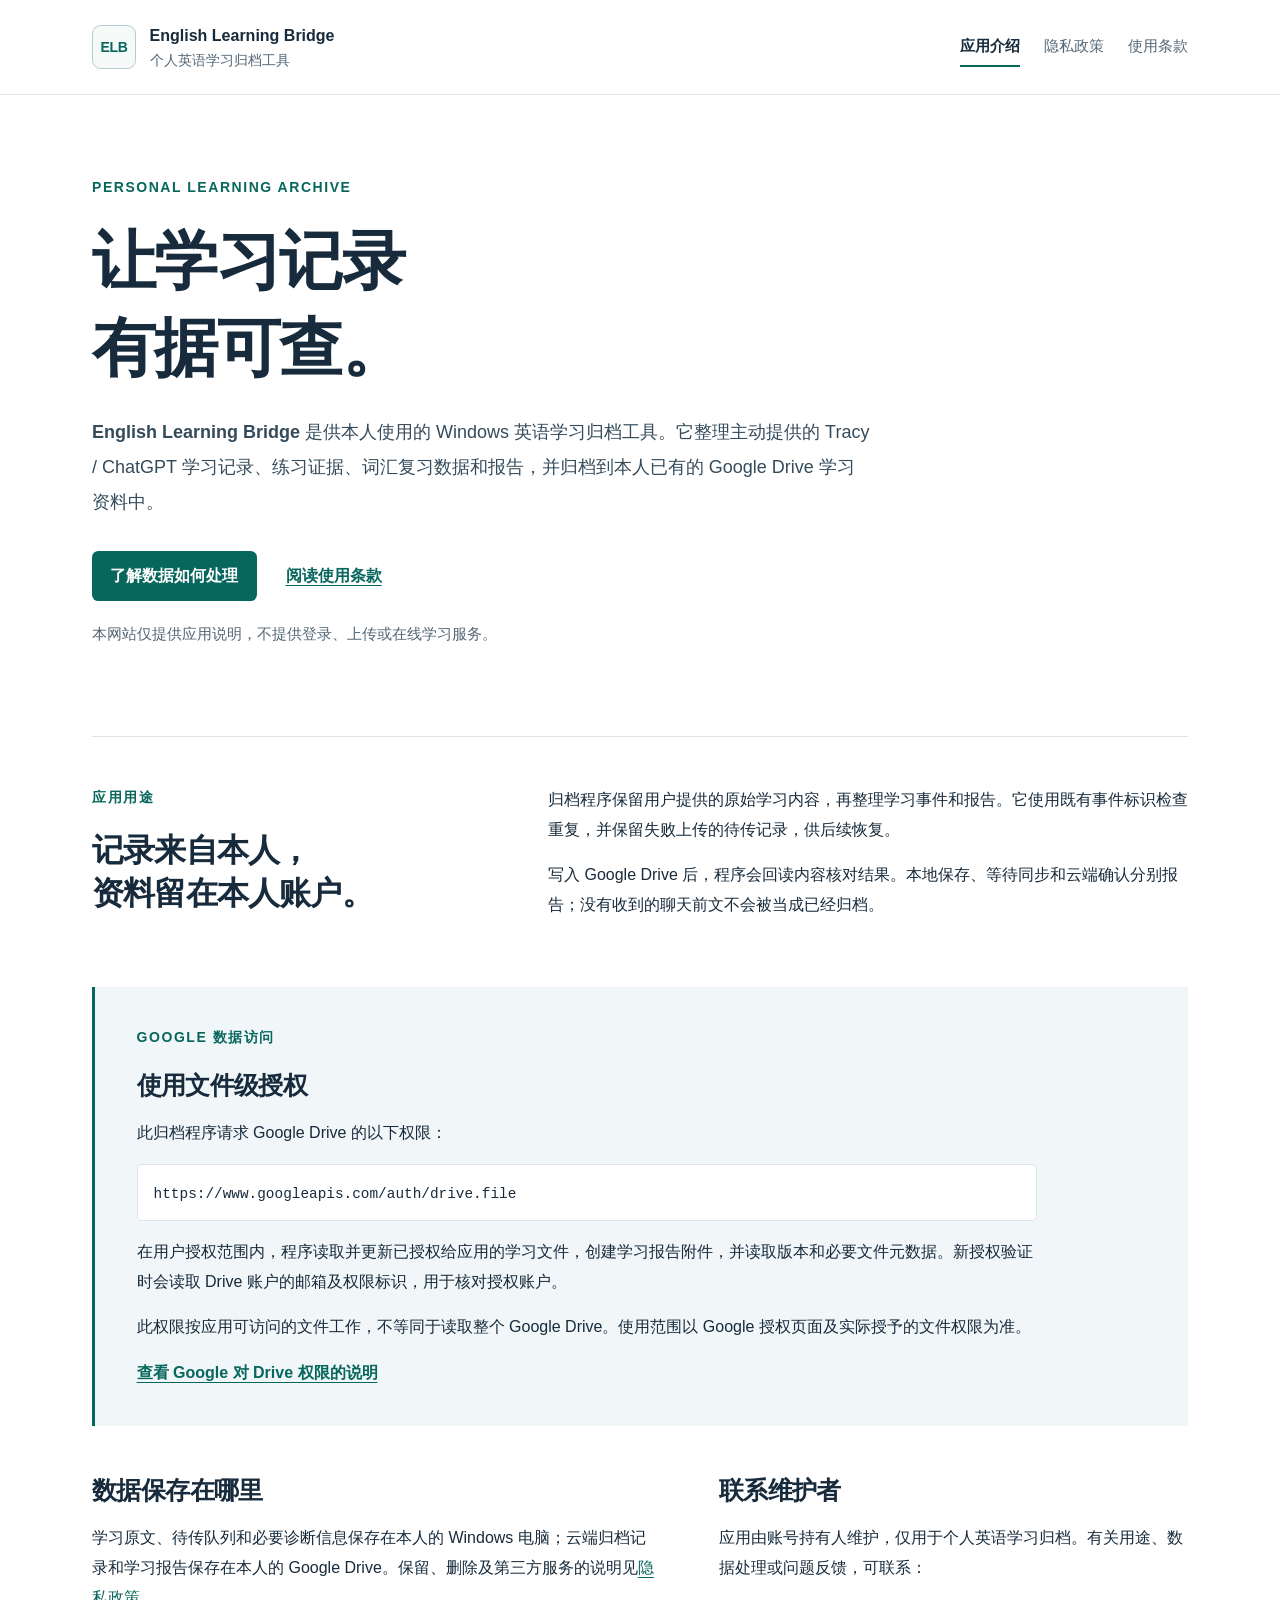
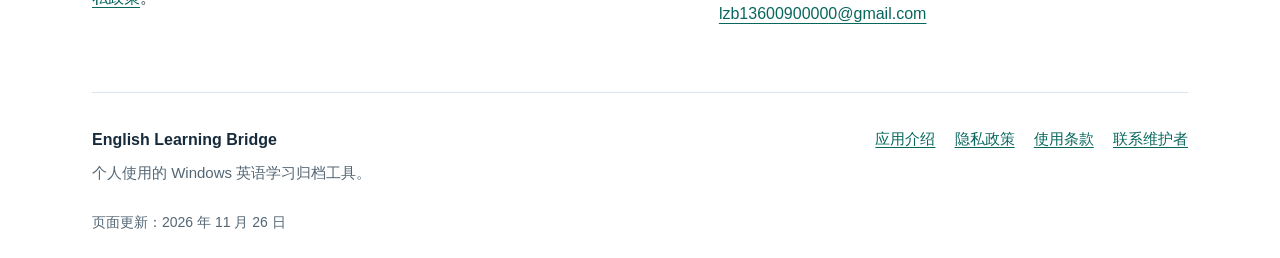
<file: index.html>
<!doctype html>
<html lang="zh-CN">
<head>
  <meta charset="utf-8">
  <meta name="viewport" content="width=device-width, initial-scale=1">
  <meta name="description" content="English Learning Bridge 是供账号持有人使用的 Windows 英语学习归档工具，将本人学习记录与报告同步到已授权的 Google Drive 文件。">
  <title>应用介绍 · English Learning Bridge</title>
  <link rel="stylesheet" href="style.css">
</head>
<body>
<a class="skip-link" href="#main">跳到正文</a>
<header class="site-header">
  <div class="header-inner">
    <a class="brand" href="index.html"><span class="brand-mark" aria-hidden="true">ELB</span><span>English Learning Bridge<span class="brand-caption">个人英语学习归档工具</span></span></a>
    <nav aria-label="主要导航">
      <a href="index.html" aria-current="page">应用介绍</a>
      <a href="privacy.html">隐私政策</a>
      <a href="terms.html">使用条款</a>
    </nav>
  </div>
</header>
<main id="main" tabindex="-1">
  <section class="hero">
    <p class="eyebrow">PERSONAL LEARNING ARCHIVE</p>
    <h1>让学习记录<br>有据可查。</h1>
    <p class="hero-lead"><strong>English Learning Bridge</strong> 是供本人使用的 Windows 英语学习归档工具。它整理主动提供的 Tracy / ChatGPT 学习记录、练习证据、词汇复习数据和报告，并归档到本人已有的 Google Drive 学习资料中。</p>
    <div class="hero-links"><a class="button" href="privacy.html">了解数据如何处理</a><a class="text-link" href="terms.html">阅读使用条款</a></div>
    <p class="quiet">本网站仅提供应用说明，不提供登录、上传或在线学习服务。</p>
  </section>

  <section class="overview" aria-labelledby="purpose-title">
    <div><p class="eyebrow">应用用途</p><h2 id="purpose-title">记录来自本人，<br>资料留在本人账户。</h2></div>
    <div class="overview-copy">
      <p>归档程序保留用户提供的原始学习内容，再整理学习事件和报告。它使用既有事件标识检查重复，并保留失败上传的待传记录，供后续恢复。</p>
      <p>写入 Google Drive 后，程序会回读内容核对结果。本地保存、等待同步和云端确认分别报告；没有收到的聊天前文不会被当成已经归档。</p>
    </div>
  </section>

  <section class="scope-section" aria-labelledby="scope-title">
    <div class="section-heading"><p class="eyebrow">GOOGLE 数据访问</p><h2 id="scope-title">使用文件级授权</h2></div>
    <p>此归档程序请求 Google Drive 的以下权限：</p>
    <p class="scope-code"><code>https://www.googleapis.com/auth/drive.file</code></p>
    <p>在用户授权范围内，程序读取并更新已授权给应用的学习文件，创建学习报告附件，并读取版本和必要文件元数据。新授权验证时会读取 Drive 账户的邮箱及权限标识，用于核对授权账户。</p>
    <p>此权限按应用可访问的文件工作，不等同于读取整个 Google Drive。使用范围以 Google 授权页面及实际授予的文件权限为准。</p>
    <a class="text-link" href="https://developers.google.com/workspace/drive/api/guides/api-specific-auth">查看 Google 对 Drive 权限的说明</a>
  </section>

  <section class="details-grid" aria-label="应用与网站说明">
    <div><h2>数据保存在哪里</h2><p>学习原文、待传队列和必要诊断信息保存在本人的 Windows 电脑；云端归档记录和学习报告保存在本人的 Google Drive。保留、删除及第三方服务的说明见<a href="privacy.html">隐私政策</a>。</p></div>
    <div><h2>联系维护者</h2><p>应用由账号持有人维护，仅用于个人英语学习归档。有关用途、数据处理或问题反馈，可联系：</p><a class="contact" href="mailto:lzb13600900000@gmail.com">lzb13600900000@gmail.com</a></div>
  </section>
</main>
<footer class="site-footer">
  <div><strong>English Learning Bridge</strong><p>个人使用的 Windows 英语学习归档工具。</p></div>
  <div class="footer-links"><a href="index.html">应用介绍</a><a href="privacy.html">隐私政策</a><a href="terms.html">使用条款</a><a href="mailto:lzb13600900000@gmail.com">联系维护者</a></div>
  <p class="footer-date">页面更新：2026 年 11 月 26 日</p>
</footer>
</body>
</html>
</file>
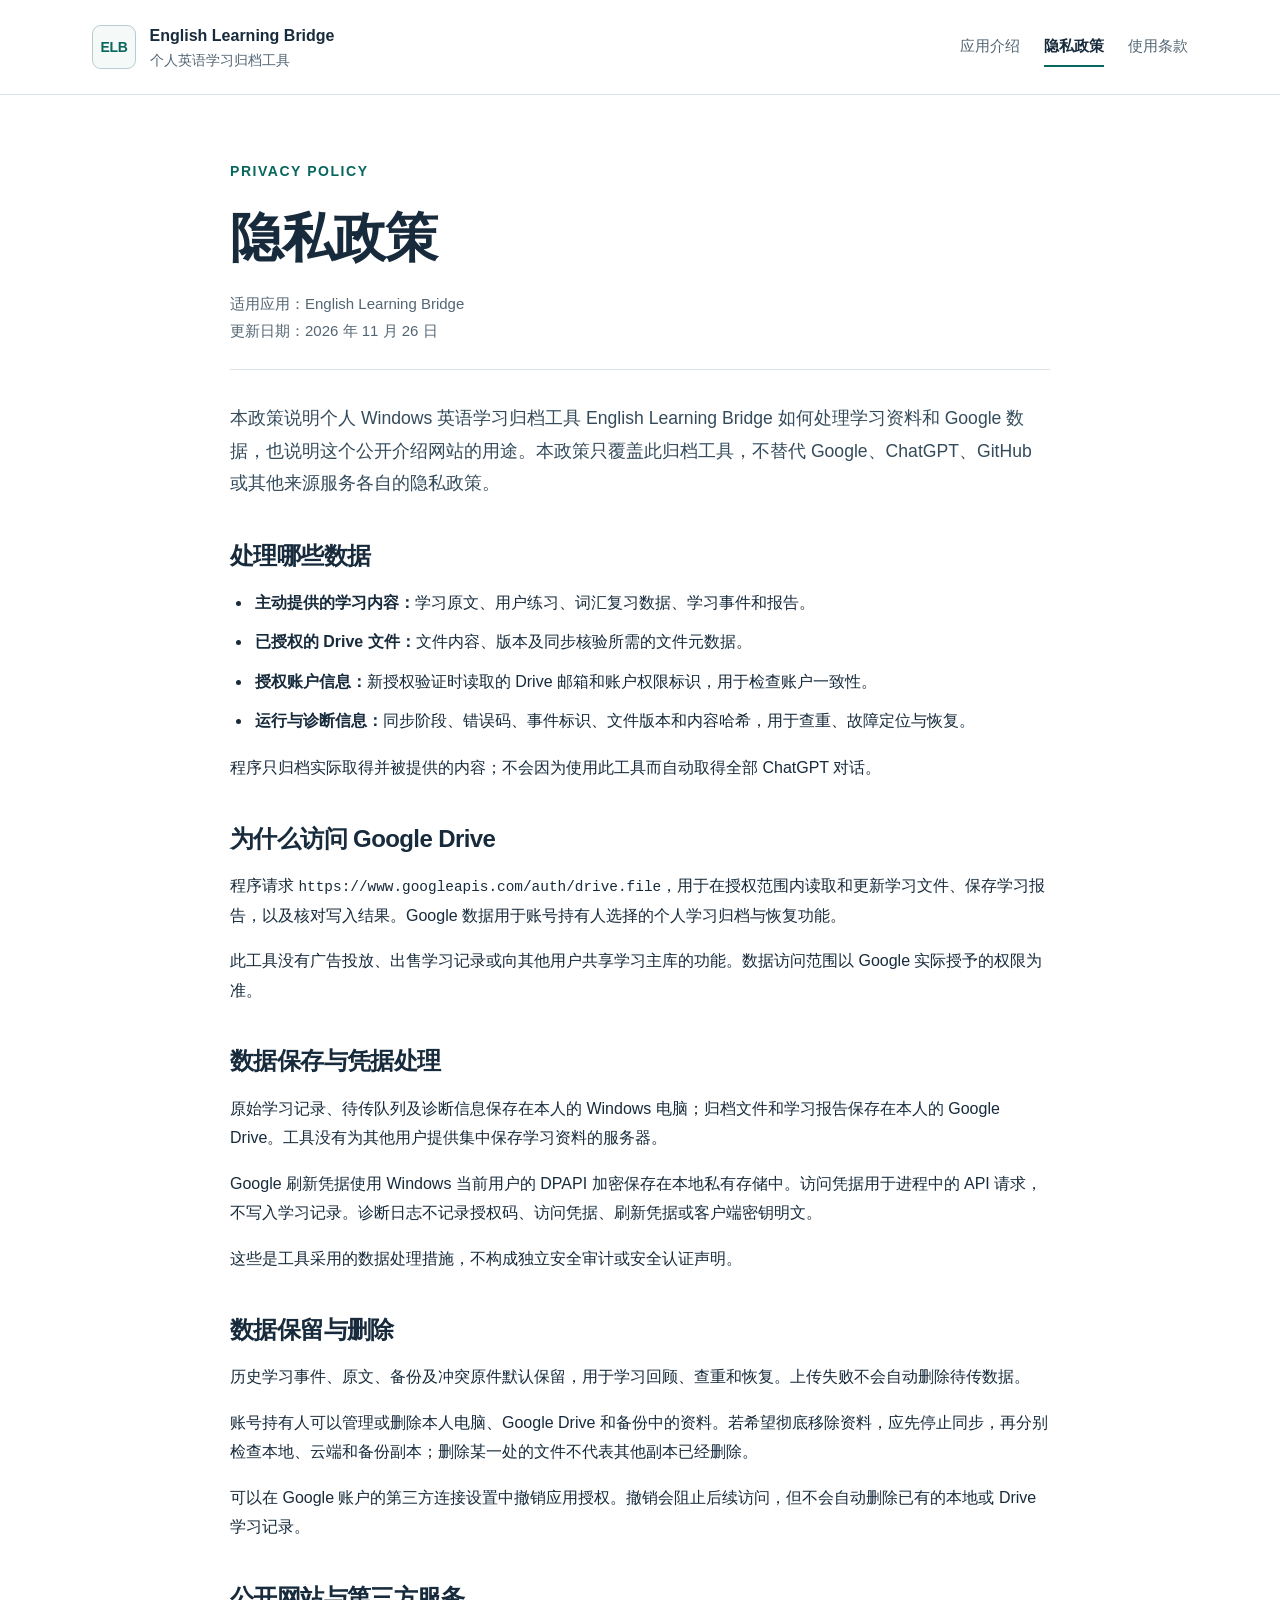
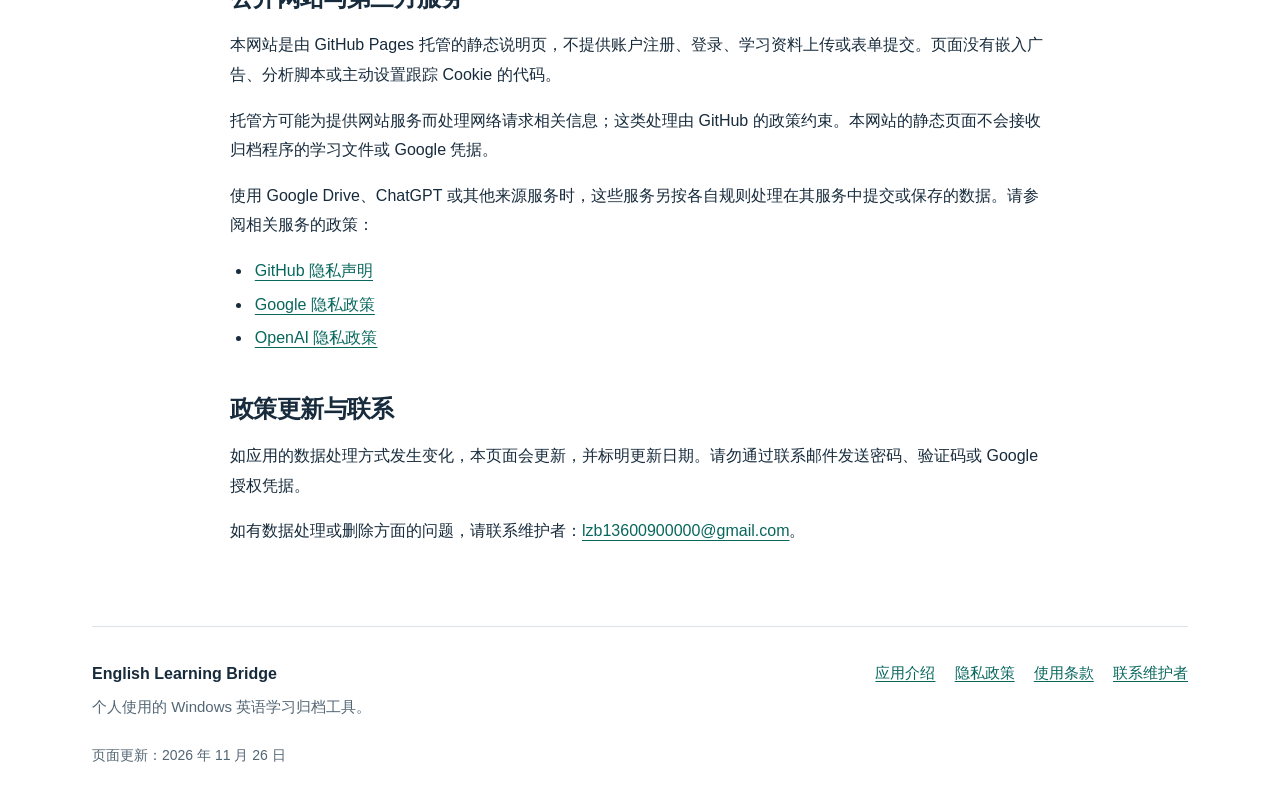
<file: privacy.html>
<!doctype html>
<html lang="zh-CN">
<head>
  <meta charset="utf-8">
  <meta name="viewport" content="width=device-width, initial-scale=1">
  <meta name="description" content="了解 English Learning Bridge 访问的数据、Google Drive 授权、保存位置、数据保留与删除方式，以及本说明网站的第三方托管。">
  <title>隐私政策 · English Learning Bridge</title>
  <link rel="stylesheet" href="style.css">
</head>
<body>
<a class="skip-link" href="#main">跳到正文</a>
<header class="site-header">
  <div class="header-inner">
    <a class="brand" href="index.html"><span class="brand-mark" aria-hidden="true">ELB</span><span>English Learning Bridge<span class="brand-caption">个人英语学习归档工具</span></span></a>
    <nav aria-label="主要导航">
      <a href="index.html">应用介绍</a>
      <a href="privacy.html" aria-current="page">隐私政策</a>
      <a href="terms.html">使用条款</a>
    </nav>
  </div>
</header>
<main id="main" tabindex="-1">
  <article class="document">
    <header class="document-heading"><p class="eyebrow">PRIVACY POLICY</p><h1>隐私政策</h1><p class="document-meta">适用应用：English Learning Bridge<br>更新日期：2026 年 11 月 26 日</p></header>
    <p class="document-intro">本政策说明个人 Windows 英语学习归档工具 English Learning Bridge 如何处理学习资料和 Google 数据，也说明这个公开介绍网站的用途。本政策只覆盖此归档工具，不替代 Google、ChatGPT、GitHub 或其他来源服务各自的隐私政策。</p>

    <section><h2>处理哪些数据</h2><ul>
      <li><strong>主动提供的学习内容：</strong>学习原文、用户练习、词汇复习数据、学习事件和报告。</li>
      <li><strong>已授权的 Drive 文件：</strong>文件内容、版本及同步核验所需的文件元数据。</li>
      <li><strong>授权账户信息：</strong>新授权验证时读取的 Drive 邮箱和账户权限标识，用于检查账户一致性。</li>
      <li><strong>运行与诊断信息：</strong>同步阶段、错误码、事件标识、文件版本和内容哈希，用于查重、故障定位与恢复。</li>
    </ul><p>程序只归档实际取得并被提供的内容；不会因为使用此工具而自动取得全部 ChatGPT 对话。</p></section>

    <section><h2>为什么访问 Google Drive</h2><p>程序请求 <code>https://www.googleapis.com/auth/drive.file</code>，用于在授权范围内读取和更新学习文件、保存学习报告，以及核对写入结果。Google 数据用于账号持有人选择的个人学习归档与恢复功能。</p><p>此工具没有广告投放、出售学习记录或向其他用户共享学习主库的功能。数据访问范围以 Google 实际授予的权限为准。</p></section>

    <section><h2>数据保存与凭据处理</h2><p>原始学习记录、待传队列及诊断信息保存在本人的 Windows 电脑；归档文件和学习报告保存在本人的 Google Drive。工具没有为其他用户提供集中保存学习资料的服务器。</p><p>Google 刷新凭据使用 Windows 当前用户的 DPAPI 加密保存在本地私有存储中。访问凭据用于进程中的 API 请求，不写入学习记录。诊断日志不记录授权码、访问凭据、刷新凭据或客户端密钥明文。</p><p>这些是工具采用的数据处理措施，不构成独立安全审计或安全认证声明。</p></section>

    <section><h2>数据保留与删除</h2><p>历史学习事件、原文、备份及冲突原件默认保留，用于学习回顾、查重和恢复。上传失败不会自动删除待传数据。</p><p>账号持有人可以管理或删除本人电脑、Google Drive 和备份中的资料。若希望彻底移除资料，应先停止同步，再分别检查本地、云端和备份副本；删除某一处的文件不代表其他副本已经删除。</p><p>可以在 Google 账户的第三方连接设置中撤销应用授权。撤销会阻止后续访问，但不会自动删除已有的本地或 Drive 学习记录。</p></section>

    <section><h2>公开网站与第三方服务</h2><p>本网站是由 GitHub Pages 托管的静态说明页，不提供账户注册、登录、学习资料上传或表单提交。页面没有嵌入广告、分析脚本或主动设置跟踪 Cookie 的代码。</p><p>托管方可能为提供网站服务而处理网络请求相关信息；这类处理由 GitHub 的政策约束。本网站的静态页面不会接收归档程序的学习文件或 Google 凭据。</p><p>使用 Google Drive、ChatGPT 或其他来源服务时，这些服务另按各自规则处理在其服务中提交或保存的数据。请参阅相关服务的政策：</p><ul class="policy-links">
      <li><a href="https://docs.github.com/en/site-policy/privacy-policies/github-general-privacy-statement">GitHub 隐私声明</a></li>
      <li><a href="https://policies.google.com/privacy">Google 隐私政策</a></li>
      <li><a href="https://openai.com/policies/privacy-policy/">OpenAI 隐私政策</a></li>
    </ul></section>

    <section><h2>政策更新与联系</h2><p>如应用的数据处理方式发生变化，本页面会更新，并标明更新日期。请勿通过联系邮件发送密码、验证码或 Google 授权凭据。</p><p>如有数据处理或删除方面的问题，请联系维护者：<a class="contact" href="mailto:lzb13600900000@gmail.com">lzb13600900000@gmail.com</a>。</p></section>
  </article>
</main>
<footer class="site-footer">
  <div><strong>English Learning Bridge</strong><p>个人使用的 Windows 英语学习归档工具。</p></div>
  <div class="footer-links"><a href="index.html">应用介绍</a><a href="privacy.html">隐私政策</a><a href="terms.html">使用条款</a><a href="mailto:lzb13600900000@gmail.com">联系维护者</a></div>
  <p class="footer-date">页面更新：2026 年 11 月 26 日</p>
</footer>
</body>
</html>
</file>
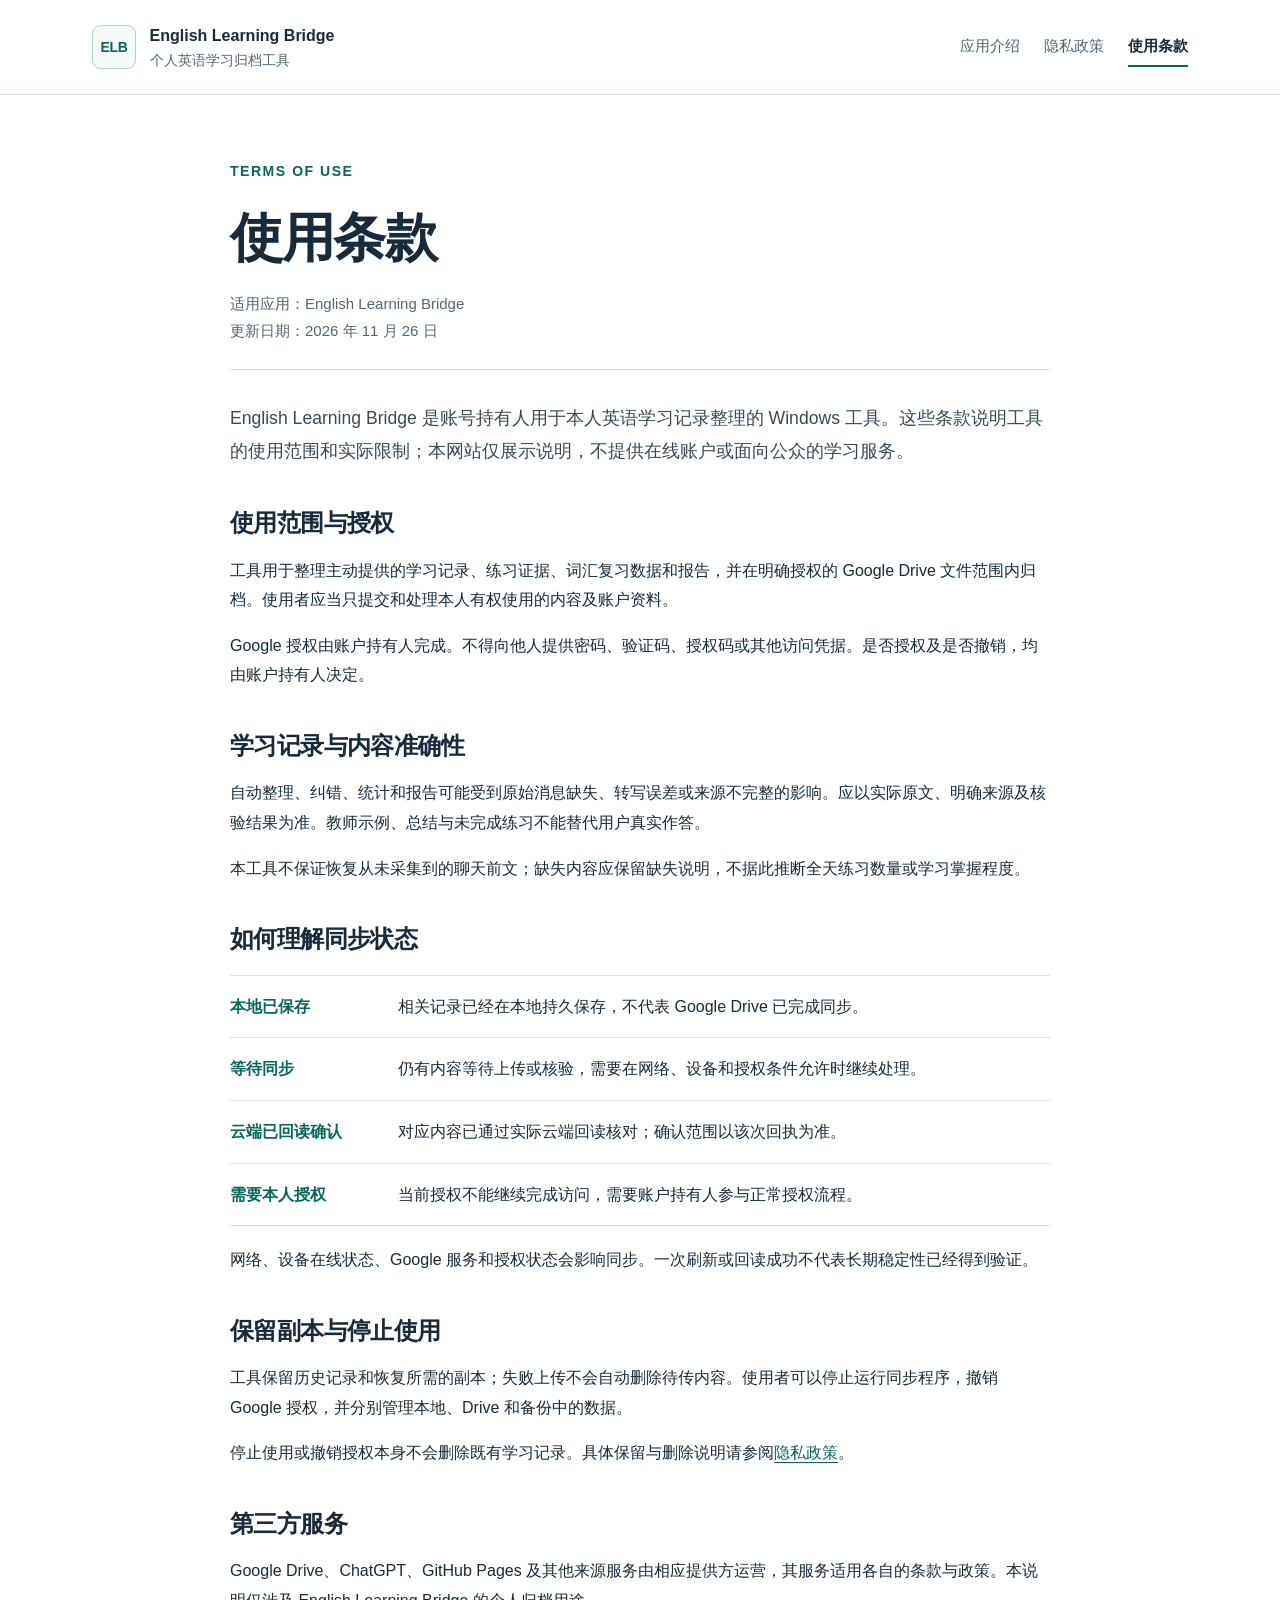
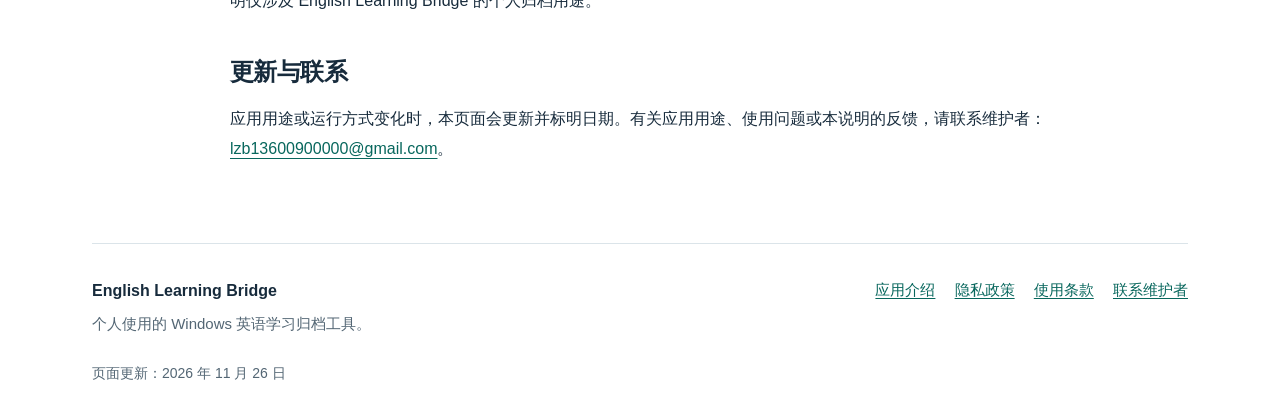
<file: terms.html>
<!doctype html>
<html lang="zh-CN">
<head>
  <meta charset="utf-8">
  <meta name="viewport" content="width=device-width, initial-scale=1">
  <meta name="description" content="English Learning Bridge 个人英语学习归档工具的使用范围、授权要求、同步状态说明和停止使用方式。">
  <title>使用条款 · English Learning Bridge</title>
  <link rel="stylesheet" href="style.css">
</head>
<body>
<a class="skip-link" href="#main">跳到正文</a>
<header class="site-header">
  <div class="header-inner">
    <a class="brand" href="index.html"><span class="brand-mark" aria-hidden="true">ELB</span><span>English Learning Bridge<span class="brand-caption">个人英语学习归档工具</span></span></a>
    <nav aria-label="主要导航">
      <a href="index.html">应用介绍</a>
      <a href="privacy.html">隐私政策</a>
      <a href="terms.html" aria-current="page">使用条款</a>
    </nav>
  </div>
</header>
<main id="main" tabindex="-1">
  <article class="document">
    <header class="document-heading"><p class="eyebrow">TERMS OF USE</p><h1>使用条款</h1><p class="document-meta">适用应用：English Learning Bridge<br>更新日期：2026 年 11 月 26 日</p></header>
    <p class="document-intro">English Learning Bridge 是账号持有人用于本人英语学习记录整理的 Windows 工具。这些条款说明工具的使用范围和实际限制；本网站仅展示说明，不提供在线账户或面向公众的学习服务。</p>

    <section><h2>使用范围与授权</h2><p>工具用于整理主动提供的学习记录、练习证据、词汇复习数据和报告，并在明确授权的 Google Drive 文件范围内归档。使用者应当只提交和处理本人有权使用的内容及账户资料。</p><p>Google 授权由账户持有人完成。不得向他人提供密码、验证码、授权码或其他访问凭据。是否授权及是否撤销，均由账户持有人决定。</p></section>

    <section><h2>学习记录与内容准确性</h2><p>自动整理、纠错、统计和报告可能受到原始消息缺失、转写误差或来源不完整的影响。应以实际原文、明确来源及核验结果为准。教师示例、总结与未完成练习不能替代用户真实作答。</p><p>本工具不保证恢复从未采集到的聊天前文；缺失内容应保留缺失说明，不据此推断全天练习数量或学习掌握程度。</p></section>

    <section><h2>如何理解同步状态</h2><dl class="status-list">
      <div><dt>本地已保存</dt><dd>相关记录已经在本地持久保存，不代表 Google Drive 已完成同步。</dd></div>
      <div><dt>等待同步</dt><dd>仍有内容等待上传或核验，需要在网络、设备和授权条件允许时继续处理。</dd></div>
      <div><dt>云端已回读确认</dt><dd>对应内容已通过实际云端回读核对；确认范围以该次回执为准。</dd></div>
      <div><dt>需要本人授权</dt><dd>当前授权不能继续完成访问，需要账户持有人参与正常授权流程。</dd></div>
    </dl><p>网络、设备在线状态、Google 服务和授权状态会影响同步。一次刷新或回读成功不代表长期稳定性已经得到验证。</p></section>

    <section><h2>保留副本与停止使用</h2><p>工具保留历史记录和恢复所需的副本；失败上传不会自动删除待传内容。使用者可以停止运行同步程序，撤销 Google 授权，并分别管理本地、Drive 和备份中的数据。</p><p>停止使用或撤销授权本身不会删除既有学习记录。具体保留与删除说明请参阅<a href="privacy.html">隐私政策</a>。</p></section>

    <section><h2>第三方服务</h2><p>Google Drive、ChatGPT、GitHub Pages 及其他来源服务由相应提供方运营，其服务适用各自的条款与政策。本说明仅涉及 English Learning Bridge 的个人归档用途。</p></section>

    <section><h2>更新与联系</h2><p>应用用途或运行方式变化时，本页面会更新并标明日期。有关应用用途、使用问题或本说明的反馈，请联系维护者：<a class="contact" href="mailto:lzb13600900000@gmail.com">lzb13600900000@gmail.com</a>。</p></section>
  </article>
</main>
<footer class="site-footer">
  <div><strong>English Learning Bridge</strong><p>个人使用的 Windows 英语学习归档工具。</p></div>
  <div class="footer-links"><a href="index.html">应用介绍</a><a href="privacy.html">隐私政策</a><a href="terms.html">使用条款</a><a href="mailto:lzb13600900000@gmail.com">联系维护者</a></div>
  <p class="footer-date">页面更新：2026 年 11 月 26 日</p>
</footer>
</body>
</html>
</file>
<file: style.css>
:root {
  color-scheme: light;
  --ink: #172b3c;
  --muted: #536674;
  --accent: #08675d;
  --line: #dbe4e9;
  --soft: #f1f6f8;
  --page: #ffffff;
}
* { box-sizing: border-box; }
html { scroll-behavior: auto; }
body { margin: 0; background: var(--page); color: var(--ink); font-family: -apple-system, BlinkMacSystemFont, "Segoe UI", "Microsoft YaHei", "PingFang SC", sans-serif; font-size: 1rem; line-height: 1.85; }
a { color: var(--accent); text-underline-offset: .22em; text-decoration-thickness: .075em; }
a:hover { color: #034a43; }
a:focus-visible { outline: 3px solid #0b8274; outline-offset: 5px; border-radius: 3px; }
.skip-link { position: absolute; z-index: 10; left: 1rem; top: -6rem; padding: .6rem 1rem; color: white; background: var(--ink); }
.skip-link:focus { top: .5rem; }
.site-header { border-bottom: 1px solid var(--line); }
.header-inner { max-width: 1160px; margin: auto; padding: 1.5rem 2rem; display: flex; justify-content: space-between; align-items: center; gap: 2rem; }
.brand { color: var(--ink); display: inline-flex; gap: .85rem; align-items: center; font-size: 1rem; font-weight: 700; line-height: 1.45; text-decoration: none; }
.brand-mark { display: grid; place-items: center; flex: 0 0 2.75rem; width: 2.75rem; height: 2.75rem; border: 1px solid #b7cbd2; border-radius: .55rem; font-size: .875rem; letter-spacing: -.025em; color: var(--accent); background: #f5faf9; }
.brand-caption { display: block; color: var(--muted); font-size: .875rem; font-weight: 400; margin-top: .15rem; }
nav { display: flex; flex-wrap: wrap; gap: 1.5rem; font-size: .9375rem; }
nav a { color: var(--muted); text-decoration: none; padding: .3rem 0; }
nav a[aria-current="page"] { color: var(--ink); font-weight: 700; border-bottom: 2px solid var(--accent); }
main { max-width: 1160px; padding: 0 2rem; margin: 0 auto; }
main:focus { outline: none; }
h1, h2, h3, p { margin-top: 0; }
h1, h2, h3 { font-weight: 650; line-height: 1.35; letter-spacing: -.025em; }
h1 { font-size: clamp(2.5rem, 5vw, 4.6rem); margin-bottom: 1.5rem; }
h2 { font-size: 1.55rem; margin-bottom: 1rem; }
p { margin-bottom: 1rem; }
.eyebrow { color: var(--accent); font-size: .875rem; font-weight: 700; letter-spacing: .11em; margin-bottom: 1.1rem; }
.hero { padding: 5rem 0 4.5rem; max-width: 850px; }
.hero-lead { max-width: 780px; font-size: 1.125rem; color: #344b5b; line-height: 1.95; }
.hero-links { display: flex; gap: 1.8rem; align-items: center; flex-wrap: wrap; margin: 1.9rem 0 1.2rem; }
.button { display: inline-block; border-radius: .4rem; background: var(--accent); padding: .65rem 1.15rem; color: white; font-weight: 600; text-decoration: none; }
.button:hover { color: white; background: #034a43; }
.text-link { font-weight: 600; }
.quiet { color: var(--muted); font-size: .9375rem; }
.overview { display: grid; grid-template-columns: 1fr 1.6fr; gap: 3.5rem; padding: 3rem 0; border-top: 1px solid var(--line); }
.overview h2 { font-size: 2rem; }
.overview-copy p:last-child { margin-bottom: 0; }
.scope-section { background: var(--soft); border-left: 3px solid var(--accent); padding: 2.4rem 2.6rem; margin: .5rem 0 3rem; }
.scope-section p { max-width: 900px; }
.scope-code { background: white; border: 1px solid var(--line); border-radius: .3rem; padding: .8rem 1rem; }
code { font-family: ui-monospace, "Cascadia Code", Consolas, monospace; font-size: .9em; overflow-wrap: anywhere; }
.details-grid { display: grid; grid-template-columns: 1.2fr 1fr; gap: 4rem; margin: 0 0 4rem; }
.contact { overflow-wrap: anywhere; }
.site-footer { max-width: 1096px; margin: 0 auto; padding: 2rem 0 1.4rem; border-top: 1px solid var(--line); display: grid; grid-template-columns: 1.2fr 1fr; gap: 1.2rem 3rem; color: var(--muted); font-size: .9375rem; }
.site-footer strong { color: var(--ink); font-size: 1rem; }
.site-footer p { margin: .25rem 0 0; }
.footer-links { display: flex; align-items: flex-start; justify-content: flex-end; flex-wrap: wrap; gap: .6rem 1.2rem; }
.footer-date { grid-column: 1 / -1; font-size: .875rem; }
.document { max-width: 820px; margin: 0 auto; padding: 4rem 0; }
.document-heading { margin-bottom: 2rem; padding-bottom: 1.5rem; border-bottom: 1px solid var(--line); }
.document-heading h1 { font-size: clamp(2.25rem, 5vw, 3.3rem); margin-bottom: 1rem; }
.document-meta { color: var(--muted); font-size: .9375rem; margin-bottom: 0; }
.document-intro { font-size: 1.1rem; color: #344b5b; }
.document section { margin-top: 2.5rem; }
.document section h2 { font-size: 1.5rem; }
ul { padding-left: 1.35rem; margin-top: .5rem; margin-bottom: 1.1rem; }
li { padding-left: .2rem; margin-bottom: .6rem; }
.policy-links li { margin-bottom: .25rem; }
.status-list { margin: 1.2rem 0; border-top: 1px solid var(--line); }
.status-list div { display: grid; grid-template-columns: 9.5rem 1fr; gap: 1rem; padding: 1rem 0; border-bottom: 1px solid var(--line); }
dt { font-weight: 700; color: var(--accent); }
dd { margin: 0; }
@media (max-width: 800px) {
  .header-inner { align-items: flex-start; flex-direction: column; gap: 1rem; padding: 1.25rem 1.5rem; }
  main { padding: 0 1.5rem; }
  .hero { padding: 3.4rem 0; }
  .overview, .details-grid { grid-template-columns: 1fr; gap: 1.5rem; }
  .overview { padding: 2.2rem 0; }
  .overview h2 br { display: none; }
  .scope-section { padding: 1.6rem; }
  .site-footer { margin: 0 1.5rem; grid-template-columns: 1fr; gap: 1rem; }
  .footer-links { justify-content: flex-start; }
  .document { padding: 2.8rem 0; }
}
@media (max-width: 480px) {
  nav { gap: 1.25rem; }
  .hero-links { align-items: flex-start; flex-direction: column; gap: 1rem; }
  .status-list div { grid-template-columns: 1fr; gap: .3rem; }
  .scope-section { padding: 1.35rem; }
}
@media print {
  body { color: #000; background: white; font-size: 11pt; line-height: 1.65; }
  .site-header, .site-footer, .skip-link, .hero-links { display: none; }
  main, .document { max-width: none; padding: 0; }
  h1 { font-size: 28pt; }
  h2, .document section h2 { font-size: 16pt; break-after: avoid; }
  a { color: #000; }
  .scope-section { background: white; border: 1px solid #999; }
  .document section { margin-top: 1.5rem; }
  .status-list div { break-inside: avoid; }
}
</file>
